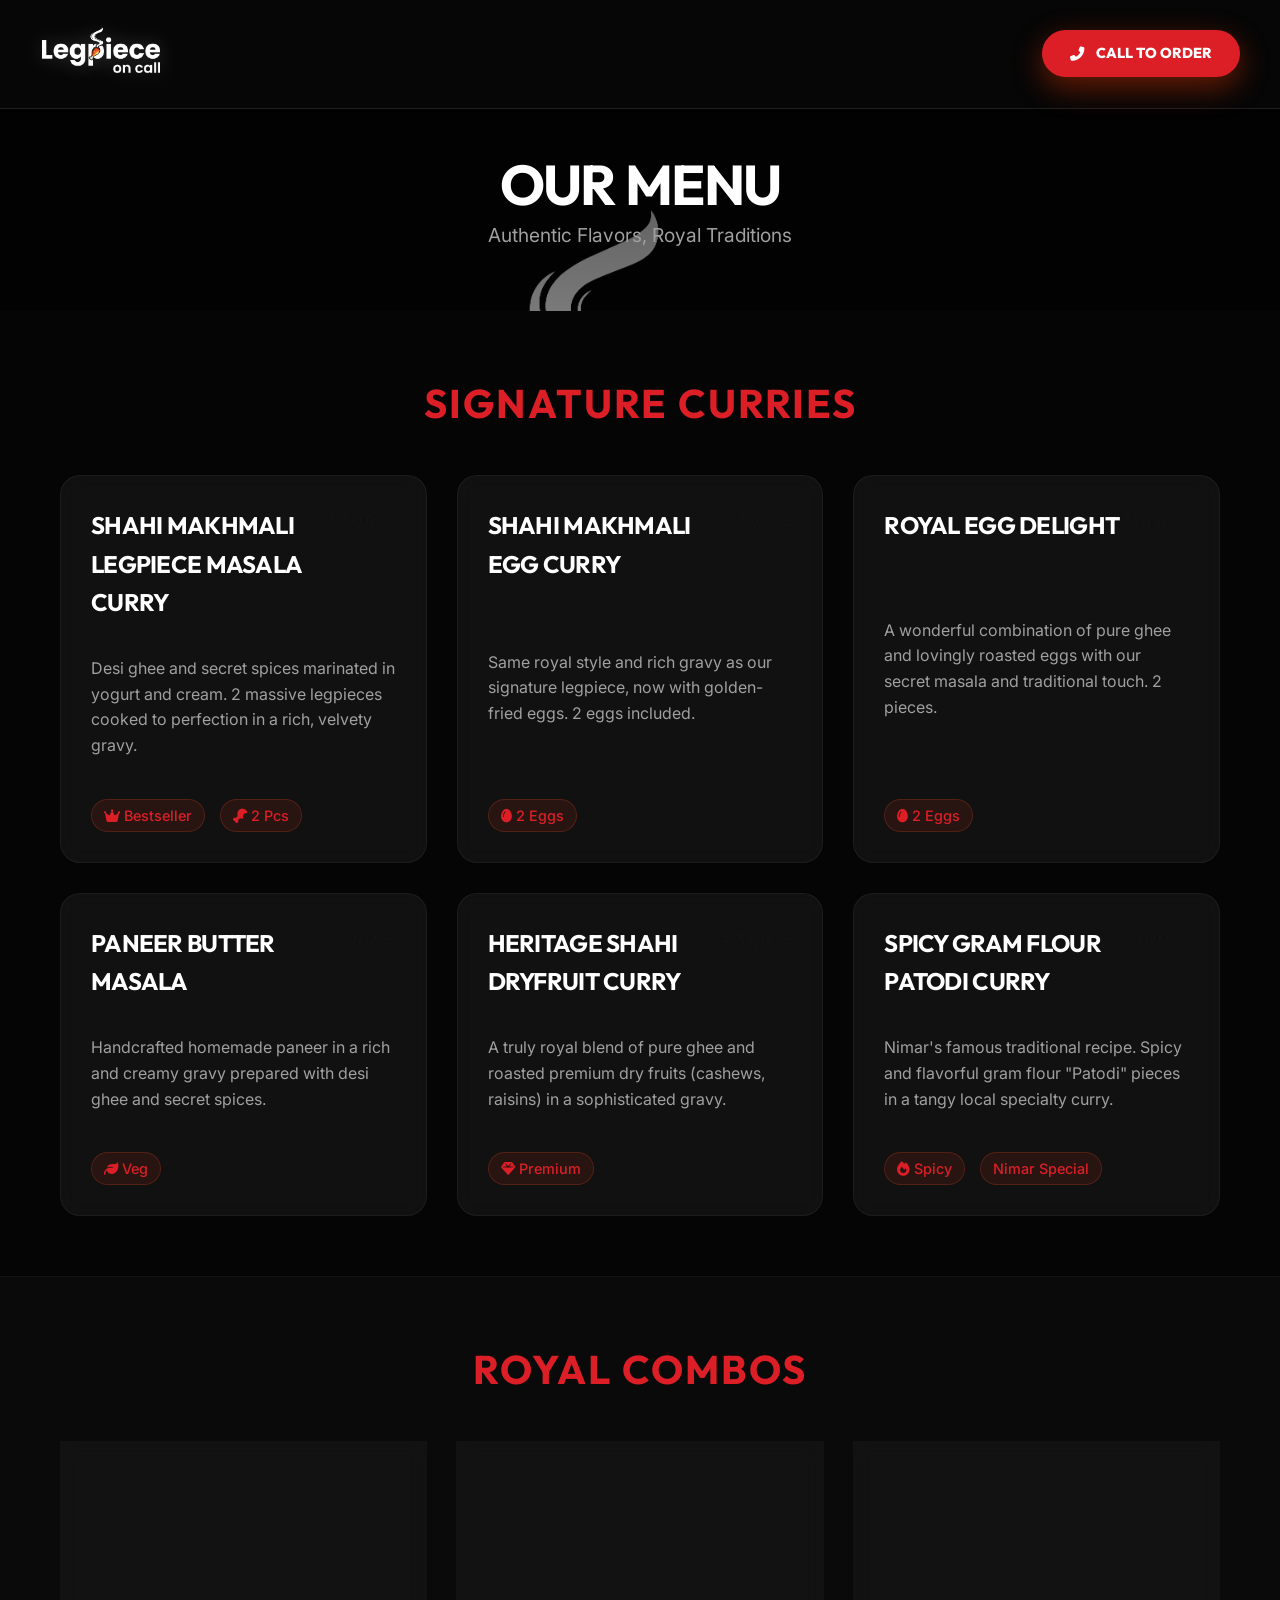
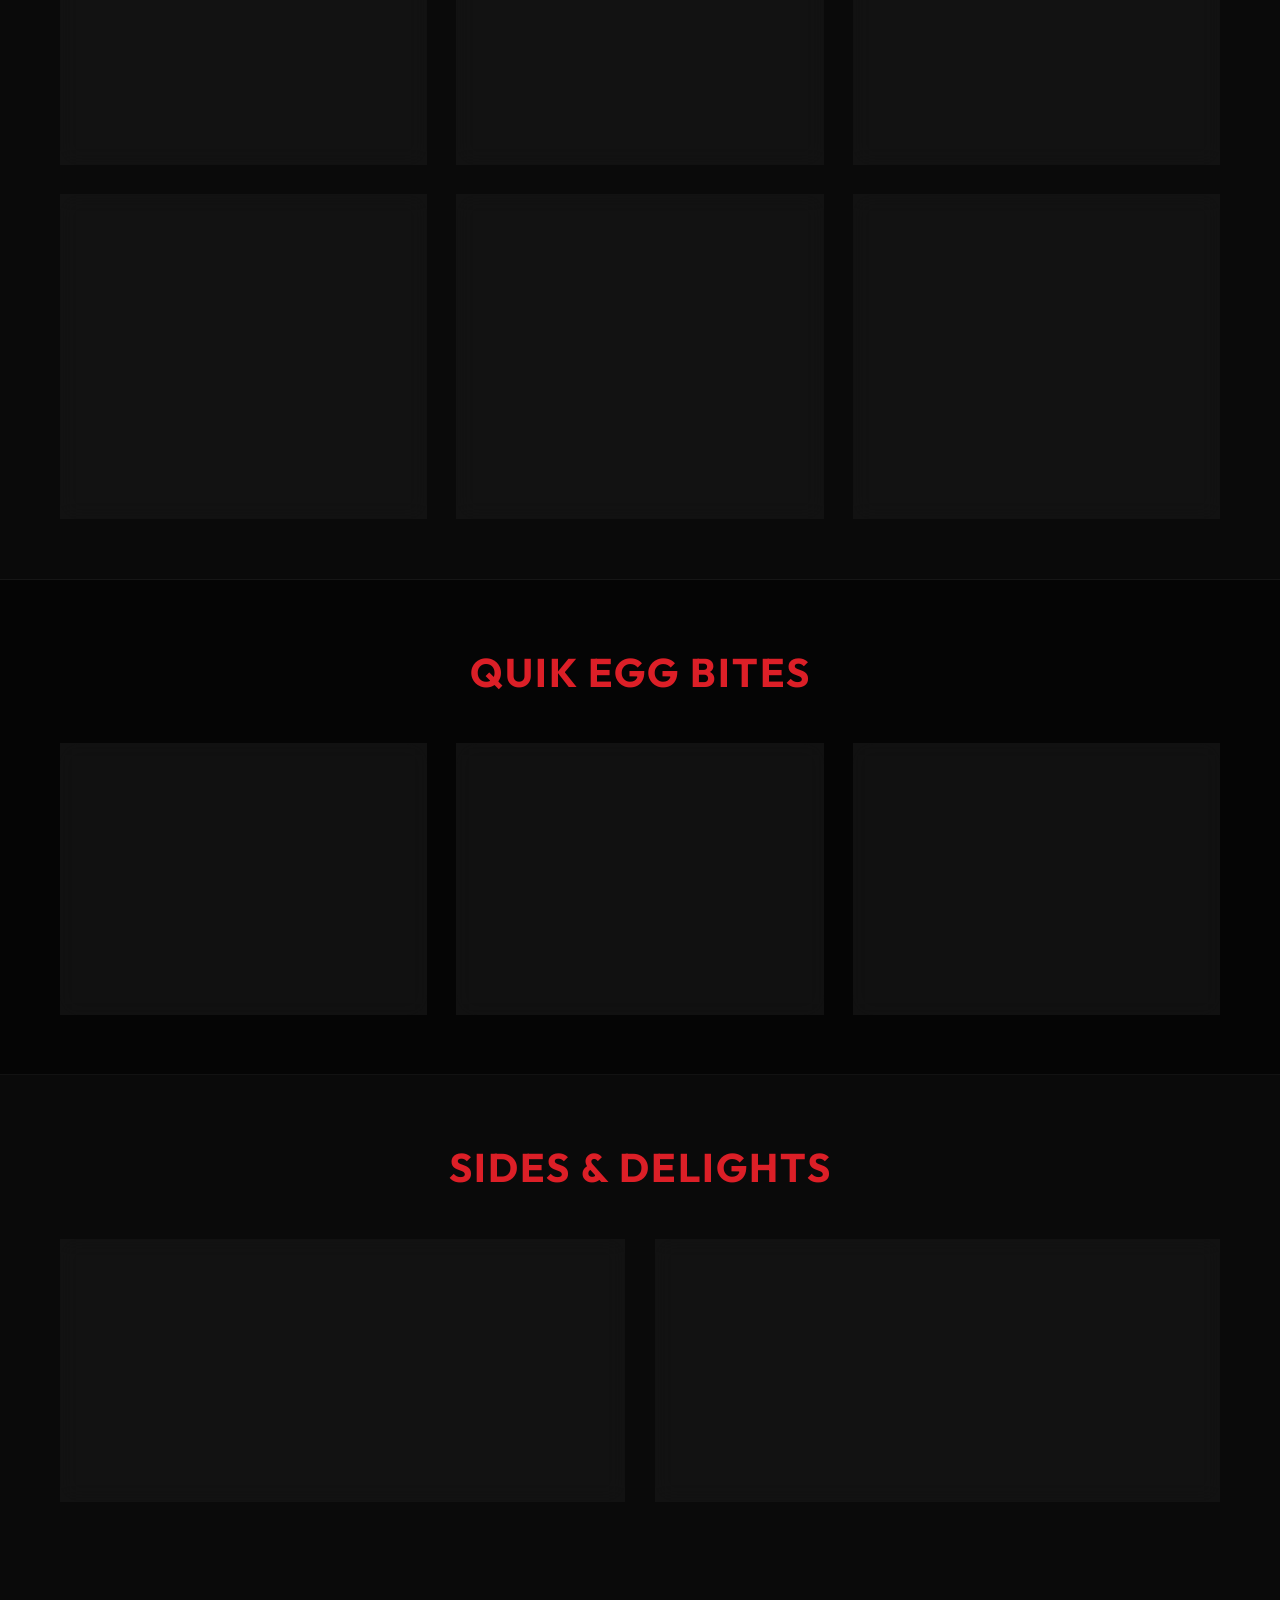
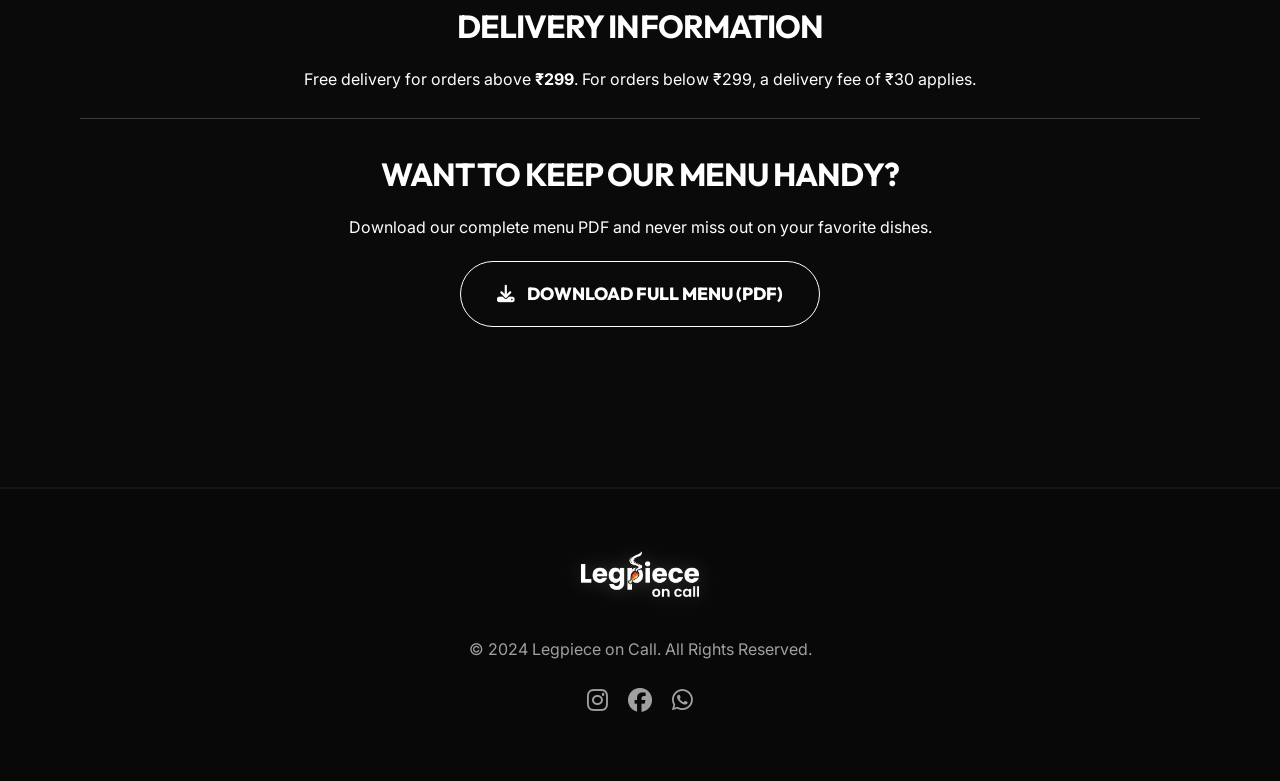
<file: menu.html>
<!DOCTYPE html>
<html lang="en">

<head>
    <meta charset="UTF-8">
    <meta name="viewport" content="width=device-width, initial-scale=1.0">
    <title>Menu - Legpiece on Call | Premium Non-Veg Delivery</title>
    <meta name="description"
        content="Explore the authentic taste of Legpiece on Call. From our signature Shahi Makhmali Legpiece to royal combos and Nimadi specialties. Order now!">
    <link rel="stylesheet" href="style.css">
    <link rel="preconnect" href="https://fonts.googleapis.com">
    <link rel="preconnect" href="https://fonts.gstatic.com" crossorigin>
    <link
        href="https://fonts.googleapis.com/css2?family=Inter:wght@300;400;500;600;700&family=Outfit:wght@400;500;600;700;800&display=swap"
        rel="stylesheet">
    <link rel="stylesheet" href="https://cdnjs.cloudflare.com/ajax/libs/font-awesome/6.4.0/css/all.min.css">
    <style>
        :root {
            --bg-darker: #050505;
            --card-bg: rgba(20, 20, 20, 0.8);
        }

        body {
            background-color: var(--bg-darker);
        }

        .menu-header {
            padding: 160px 0 60px;
            text-align: center;
            background: linear-gradient(to bottom, rgba(0, 0, 0, 0.8), transparent), url('Logo/PNG/Logo/White Legpiece Logo.png');
            background-size: contain;
            background-position: center;
            background-repeat: no-repeat;
            background-attachment: fixed;
        }

        .menu-section {
            padding: 60px 0;
            border-bottom: 1px solid rgba(255, 255, 255, 0.05);
        }

        .category-title {
            font-family: 'Outfit', sans-serif;
            font-size: 2.5rem;
            color: var(--primary);
            margin-bottom: 40px;
            text-align: center;
            text-transform: uppercase;
            letter-spacing: 2px;
        }

        .menu-grid {
            display: grid;
            grid-template-columns: repeat(auto-fit, minmax(350px, 1fr));
            gap: 30px;
            padding: 0 20px;
        }

        .menu-item-card {
            background: var(--card-bg);
            border: 1px solid rgba(255, 255, 255, 0.05);
            border-radius: 20px;
            padding: 30px;
            transition: all 0.3s ease;
            display: flex;
            flex-direction: column;
            justify-content: space-between;
            backdrop-filter: blur(10px);
        }

        .menu-item-card:hover {
            transform: translateY(-10px);
            border-color: var(--primary);
            box-shadow: 0 10px 30px rgba(255, 75, 43, 0.1);
        }

        .item-header {
            display: flex;
            justify-content: space-between;
            align-items: flex-start;
            margin-bottom: 15px;
        }

        .item-name {
            font-family: 'Outfit', sans-serif;
            font-size: 1.5rem;
            color: white;
            font-weight: 700;
        }

        .item-price {
            color: var(--secondary);
            font-weight: 700;
            font-size: 1.4rem;
            font-family: 'Outfit', sans-serif;
        }

        .item-description {
            color: var(--text-muted);
            line-height: 1.6;
            font-size: 1rem;
            margin-bottom: 20px;
        }

        .item-meta {
            display: flex;
            gap: 15px;
            font-size: 0.9rem;
            color: var(--primary);
            font-weight: 500;
        }

        .badge {
            background: rgba(255, 75, 43, 0.1);
            padding: 4px 12px;
            border-radius: 20px;
            border: 1px solid rgba(255, 75, 43, 0.2);
        }

        .download-banner {
            background: linear-gradient(135deg, var(--primary), var(--primary-dark));
            padding: 40px;
            border-radius: 20px;
            text-align: center;
            margin: 60px 0;
            color: white;
        }

        .download-banner h3 {
            font-family: 'Outfit', sans-serif;
            font-size: 2rem;
            margin-bottom: 15px;
        }

        @media (max-width: 768px) {
            .menu-header {
                padding: 120px 0 40px;
            }

            .category-title {
                font-size: 2rem;
            }

            .menu-grid {
                grid-template-columns: 1fr;
            }
        }
    </style>
</head>

<body>
    <!-- Header remains same for navigation -->
    <header id="main-header" class="scrolled">
        <div class="header-nav" style="padding: 10px 40px;">
            <div class="logo">
                <a href="index.html">
                    <img src="Logo/PNG/Logo/White Legpiece Logo.png" alt="Legpiece on Call" style="height: 50px;">
                </a>
            </div>
            <div class="desktop-only">
                <a href="tel:+919897099921" class="btn btn-primary btn-nav">
                    <i class="fas fa-phone-alt"></i> CALL TO ORDER
                </a>
            </div>
        </div>
    </header>

    <div class="menu-header">
        <div class="container">
            <h1 class="reveal" style="font-size: 3.5rem; margin-bottom: 10px;">OUR MENU</h1>
            <p class="reveal" style="color: var(--text-muted); font-size: 1.2rem;">Authentic Flavors, Royal Traditions
            </p>
        </div>
    </div>

    <!-- Signature Curries -->
    <section class="menu-section">
        <div class="container">
            <h2 class="category-title reveal">Signature Curries</h2>
            <div class="menu-grid">
                <!-- Non-Veg -->
                <div class="menu-item-card reveal">
                    <div class="item-header">
                        <h3 class="item-name">Shahi Makhmali Legpiece Masala Curry</h3>
                        <span class="item-price">₹399/-</span>
                    </div>
                    <p class="item-description">Desi ghee and secret spices marinated in yogurt and cream. 2 massive
                        legpieces cooked to perfection in a rich, velvety gravy.</p>
                    <div class="item-meta">
                        <span class="badge"><i class="fas fa-crown"></i> Bestseller</span>
                        <span class="badge"><i class="fas fa-drumstick-bite"></i> 2 Pcs</span>
                    </div>
                </div>

                <div class="menu-item-card reveal">
                    <div class="item-header">
                        <h3 class="item-name">Shahi Makhmali Egg Curry</h3>
                        <span class="item-price">₹199/-</span>
                    </div>
                    <p class="item-description">Same royal style and rich gravy as our signature legpiece, now with
                        golden-fried eggs. 2 eggs included.</p>
                    <div class="item-meta">
                        <span class="badge"><i class="fas fa-egg"></i> 2 Eggs</span>
                    </div>
                </div>

                <div class="menu-item-card reveal">
                    <div class="item-header">
                        <h3 class="item-name">Royal Egg Delight</h3>
                        <span class="item-price">₹80/-</span>
                    </div>
                    <p class="item-description">A wonderful combination of pure ghee and lovingly roasted eggs with our
                        secret masala and traditional touch. 2 pieces.</p>
                    <div class="item-meta">
                        <span class="badge"><i class="fas fa-egg"></i> 2 Eggs</span>
                    </div>
                </div>

                <!-- Veg -->
                <div class="menu-item-card reveal">
                    <div class="item-header">
                        <h3 class="item-name">Paneer Butter Masala</h3>
                        <span class="item-price">₹249/-</span>
                    </div>
                    <p class="item-description">Handcrafted homemade paneer in a rich and creamy gravy prepared with
                        desi ghee and secret spices.</p>
                    <div class="item-meta">
                        <span class="badge"><i class="fas fa-leaf"></i> Veg</span>
                    </div>
                </div>

                <div class="menu-item-card reveal">
                    <div class="item-header">
                        <h3 class="item-name">Heritage Shahi Dryfruit Curry</h3>
                        <span class="item-price">₹349/-</span>
                    </div>
                    <p class="item-description">A truly royal blend of pure ghee and roasted premium dry fruits
                        (cashews, raisins) in a sophisticated gravy.</p>
                    <div class="item-meta">
                        <span class="badge"><i class="fas fa-gem"></i> Premium</span>
                    </div>
                </div>

                <div class="menu-item-card reveal">
                    <div class="item-header">
                        <h3 class="item-name">Spicy Gram Flour Patodi Curry</h3>
                        <span class="item-price">₹199/-</span>
                    </div>
                    <p class="item-description">Nimar's famous traditional recipe. Spicy and flavorful gram flour
                        "Patodi" pieces in a tangy local specialty curry.</p>
                    <div class="item-meta">
                        <span class="badge"><i class="fas fa-fire"></i> Spicy</span>
                        <span class="badge">Nimar Special</span>
                    </div>
                </div>
            </div>
        </div>
    </section>

    <!-- Combos -->
    <section class="menu-section" style="background: rgba(255,255,255,0.02);">
        <div class="container">
            <h2 class="category-title reveal">Royal Combos</h2>
            <div class="menu-grid">
                <!-- Non-Veg Combos -->
                <div class="menu-item-card reveal">
                    <div class="item-header">
                        <h3 class="item-name">Royal Solo Combo</h3>
                        <span class="item-price">₹469/-</span>
                    </div>
                    <p class="item-description">Signature Legpiece Curry (2 pcs) + 4 Ghee Tawa Roti + 1 Roasted Papad.
                    </p>
                    <div class="item-meta">
                        <span class="badge">Best Seller</span>
                    </div>
                </div>

                <div class="menu-item-card reveal">
                    <div class="item-header">
                        <h3 class="item-name">Legpiece Couple Combo</h3>
                        <span class="item-price">₹779/-</span>
                    </div>
                    <p class="item-description">Signature Legpiece Curry (2 pcs) + Signature Egg Curry (2 eggs) + 8 Ghee
                        Tawa Roti + 1 Jeera Rice + 2 Papad.</p>
                    <div class="item-meta">
                        <span class="badge">Perfect for 2</span>
                    </div>
                </div>

                <div class="menu-item-card reveal">
                    <div class="item-header">
                        <h3 class="item-name">Egg Power Combo</h3>
                        <span class="item-price">₹269/-</span>
                    </div>
                    <p class="item-description">Signature Egg Curry (2 eggs) + 4 Ghee Tawa Roti + 1 Roasted Papad.</p>
                    <div class="item-meta">
                        <span class="badge">High Protein</span>
                    </div>
                </div>

                <div class="menu-item-card reveal">
                    <div class="item-header">
                        <h3 class="item-name">Egg Couple Combo</h3>
                        <span class="item-price">₹609/-</span>
                    </div>
                    <p class="item-description">Signature Egg Curry (4 eggs) + 8 Ghee Tawa Roti + 1 Jeera Rice + 2
                        Roasted Papad.</p>
                    <div class="item-meta">
                        <span class="badge">Egg Feast</span>
                    </div>
                </div>

                <!-- Veg Combos -->
                <div class="menu-item-card reveal">
                    <div class="item-header">
                        <h3 class="item-name">Shahi Paneer Combo</h3>
                        <span class="item-price">₹319/-</span>
                    </div>
                    <p class="item-description">Paneer Butter Masala + 4 Ghee Tawa Roti + 1 Roasted Papad.</p>
                    <div class="item-meta">
                        <span class="badge"><i class="fas fa-leaf"></i> Veg</span>
                    </div>
                </div>

                <div class="menu-item-card reveal">
                    <div class="item-header">
                        <h3 class="item-name">Nimadi Special Combo</h3>
                        <span class="item-price">₹269/-</span>
                    </div>
                    <p class="item-description">Nimar's Patodi Curry + 4 Ghee Tawa Roti + 1 Roasted Papad.</p>
                    <div class="item-meta">
                        <span class="badge">Local Treat</span>
                    </div>
                </div>
            </div>
        </div>
    </section>

    <!-- Quik Egg Bites -->
    <section class="menu-section">
        <div class="container">
            <h2 class="category-title reveal">Quik Egg Bites</h2>
            <div class="menu-grid">
                <div class="menu-item-card reveal">
                    <div class="item-header">
                        <h3 class="item-name">Egg Roast</h3>
                        <span class="item-price">₹149/-</span>
                    </div>
                    <p class="item-description">4 boiled eggs, 2 onions, 1 tsp ginger-garlic paste, curry leaves,
                        spices, oil.</p>
                </div>

                <div class="menu-item-card reveal">
                    <div class="item-header">
                        <h3 class="item-name">Egg Bhurji</h3>
                        <span class="item-price">₹149/-</span>
                    </div>
                    <p class="item-description">4 eggs, 1 onion, 1 tomato, 2 green chilies, butter, spices.</p>
                </div>

                <div class="menu-item-card reveal">
                    <div class="item-header">
                        <h3 class="item-name">Egg Masala Omelette</h3>
                        <span class="item-price">₹149/-</span>
                    </div>
                    <p class="item-description">Spicy and fluffy masala omelette prepared with 4 eggs, onions, and local
                        spices.</p>
                </div>
            </div>
        </div>
    </section>

    <!-- Sides & Desserts -->
    <section class="menu-section" style="background: rgba(255,255,255,0.02);">
        <div class="container">
            <h2 class="category-title reveal">Sides & Delights</h2>
            <div class="menu-grid">
                <div class="menu-item-card reveal">
                    <div class="item-header">
                        <h3 class="item-name">Authentic Curry Accompaniments</h3>
                    </div>
                    <div class="item-description">
                        <ul style="list-style: none; padding: 0;">
                            <li style="display: flex; justify-content: space-between; margin-bottom: 10px;">
                                <span>Plain / Ghee Tawa Roti</span>
                                <span>₹15 / ₹20</span>
                            </li>
                            <li style="display: flex; justify-content: space-between; margin-bottom: 10px;">
                                <span>Plain / Jeera Rice</span>
                                <span>₹50 / ₹75</span>
                            </li>
                            <li style="display: flex; justify-content: space-between; margin-bottom: 10px;">
                                <span>Assorted Papad (Roasted/Fried)</span>
                                <span>₹20 - ₹45</span>
                            </li>
                        </ul>
                    </div>
                </div>

                <div class="menu-item-card reveal">
                    <div class="item-header">
                        <h3 class="item-name">Kolkata original Gur Rasgulla</h3>
                        <span class="item-price">₹30/-</span>
                    </div>
                    <p class="item-description">Authentic Kolkata-style Rasgullas made with premium date palm jaggery
                        (Gur). Per piece.</p>
                    <div class="item-meta">
                        <span class="badge">Sweet Delight</span>
                    </div>
                </div>
            </div>

            <div class="download-banner reveal">
                <h3>Delivery Information</h3>
                <p style="margin-bottom: 25px;">Free delivery for orders above <strong>₹299</strong>. For orders below
                    ₹299, a delivery fee of ₹30 applies.</p>
                <hr style="border: none; border-top: 1px solid rgba(255,255,255,0.2); margin-bottom: 30px;">
                <h3>Want to keep our menu handy?</h3>
                <p>Download our complete menu PDF and never miss out on your favorite dishes.</p>
                <a href="Menu Card/Menu Card Legpiece.pdf" class="btn btn-outline"
                    style="margin-top: 20px; border-color: white; color: white;">
                    <i class="fas fa-download"></i> DOWNLOAD FULL MENU (PDF)
                </a>
            </div>
        </div>
    </section>

    <!-- Footer -->
    <footer style="padding: 60px 0; background-color: var(--bg-dark); border-top: 1px solid rgba(255,255,255,0.05);">
        <div class="container" style="text-align: center;">
            <div class="logo" style="margin-bottom: 30px;">
                <img src="Logo/PNG/Logo/White Legpiece Logo.png" alt="Legpiece on Call" style="height: 50px;">
            </div>
            <p style="color: var(--text-muted);">&copy; 2024 Legpiece on Call. All Rights Reserved.</p>
            <div style="display: flex; justify-content: center; gap: 20px; margin-top: 20px; font-size: 1.5rem;">
                <a href="#" style="color: var(--text-muted);"><i class="fab fa-instagram"></i></a>
                <a href="#" style="color: var(--text-muted);"><i class="fab fa-facebook"></i></a>
                <a href="#" style="color: var(--text-muted);"><i class="fab fa-whatsapp"></i></a>
            </div>
        </div>
    </footer>

    <script>
        // Simple reveal animation
        const observerOptions = {
            threshold: 0.1
        };

        const observer = new IntersectionObserver((entries) => {
            entries.forEach(entry => {
                if (entry.isIntersecting) {
                    entry.target.classList.add('active');
                }
            });
        }, observerOptions);

        document.querySelectorAll('.reveal').forEach(el => observer.observe(el));
    </script>
</body>

</html>
</file>
<file: style.css>
@import url('https://fonts.googleapis.com/css2?family=Inter:wght@400;500;600&family=Outfit:wght@700;800;900&display=swap');

:root {
    /* --primary: #FF3D00; */
    --primary: #dc1f27;
    /* Spicy Red-Orange */
    --primary-glow: rgba(255, 61, 0, 0.4);
    --secondary: #121212;
    --accent: #FFD600;
    /* Zesty Yellow */
    --bg-dark: #080808;
    --bg-card: #141414;
    --text-main: #FFFFFF;
    --text-muted: #A0A0A0;
    --glass: rgba(255, 255, 255, 0.03);
    --glass-border: rgba(255, 255, 255, 0.1);
    --transition: all 0.4s cubic-bezier(0.23, 1, 0.32, 1);
}

* {
    margin: 0;
    padding: 0;
    box-sizing: border-box;
    -webkit-font-smoothing: antialiased;
}

body {
    background-color: var(--bg-dark);
    color: var(--text-main);
    font-family: 'Inter', sans-serif;
    line-height: 1.6;
    overflow-x: hidden;
    /* cursor: url('Dishes%20Images/fav.png') 16 16, pointer; */
}

h1,
h2,
h3,
h4 {
    font-family: 'Outfit', sans-serif;
    text-transform: uppercase;
    letter-spacing: -0.03em;
}

.container {
    max-width: 1400px;
    margin: 0 auto;
    padding: 0 40px;
}

/* --- Layout --- */

header {
    position: fixed;
    top: 0;
    left: 0;
    width: 100%;
    z-index: 1000;
    padding: 10px 0;
    transition: var(--transition);
    background: transparent;
    /* Start transparent, change on scroll */
}

/* New full-width navigation for header */
.header-nav {
    width: 100%;
    display: flex;
    justify-content: space-between;
    align-items: center;
    padding: 0 40px;
    /* Padding for extreme sides */
}

header.scrolled {
    background: rgba(8, 8, 8, 0.8);
    backdrop-filter: blur(20px);
    padding: 15px 0;
    border-bottom: 1px solid var(--glass-border);
}

nav {
    display: flex;
    justify-content: space-between;
    align-items: center;
}

.logo img {
    height: 50px;
    filter: drop-shadow(0 0 10px rgba(255, 255, 255, 0.2));
}

/* --- Buttons --- */

.btn {
    display: inline-flex;
    align-items: center;
    gap: 12px;
    padding: 18px 36px;
    border-radius: 100px;
    font-weight: 800;
    text-decoration: none;
    font-family: 'Outfit';
    font-size: 1.1rem;
    transition: var(--transition);
    border: none;
    cursor: pointer;
}

.btn-primary {
    background: var(--primary);
    color: white;
    box-shadow: 0 10px 30px var(--primary-glow);
}

.btn-primary:hover {
    transform: translateY(-5px) scale(1.02);
    box-shadow: 0 20px 40px var(--primary-glow);
    background: #FF5722;
}

.btn-outline {
    background: transparent;
    border: 1px solid var(--glass-border);
    color: white;
}

.btn-nav {
    padding: 12px 28px !important;
    font-size: 0.9rem !important;
    white-space: nowrap;
    border-radius: 100px;
}

/* --- Hero --- */

#hero {
    min-height: 100vh;
    display: flex;
    align-items: center;
    position: relative;
    padding-top: 180px;
    /* Balanced padding */
    padding-bottom: 100px;
    background: url('Dishes%20Images/bg.jpeg') center/cover no-repeat,
        radial-gradient(circle at top left, rgba(255, 61, 0, 0.05), transparent 40%),
        radial-gradient(circle at bottom right, rgba(255, 61, 0, 0.05), transparent 40%);
    background-attachment: fixed;
}

.hero-content {
    flex: 1;
    z-index: 2;
}

.hero-visual {
    flex: 1;
    position: relative;
    height: 100%;
}

.hero-image-wrapper {
    position: relative;
    width: 100%;
    /* height: 500px; */
    border-radius: 40px;
    overflow: hidden;
    /* box-shadow: 0 20px 60px rgba(0, 0, 0, 0.5); */
    isolation: isolate;
    /* Important for blend modes */
}

.hero-image-wrapper img,
.hero-image-wrapper video {
    width: 100%;
    height: 100%;
    object-fit: cover;
    mix-blend-mode: screen;
    filter: contrast(1.1) brightness(1.1);
    /* Helps push dark areas to pure black */
}

.hero-tagline {
    color: var(--primary);
    font-weight: 800;
    font-size: 1.2rem;
    margin-bottom: 20px;
    display: block;
}

h1 {
    font-size: clamp(4rem, 10vw, 8rem);
    line-height: 0.9;
    margin-bottom: 30px;
}

.highlight {
    /* color: var(--primary); */
    position: relative;
    display: inline-block;
}

.highlight::after {
    content: '';
    position: absolute;
    bottom: 10%;
    left: 0;
    width: 100%;
    height: 15%;
    background: var(--primary-glow);
    z-index: -1;
}

/* --- Sections --- */

section {
    padding: 120px 0;
}

.section-title {
    font-size: clamp(2.5rem, 6vw, 4rem);
    text-align: center;
    margin-bottom: 80px;
}

/* --- Menu --- */

.menu-grid {
    display: grid;
    grid-template-columns: repeat(auto-fit, minmax(400px, 1fr));
    gap: 40px;
}

.menu-card {
    background: var(--bg-card);
    border-radius: 32px;
    padding: 30px;
    border: 1px solid var(--glass-border);
    transition: var(--transition);
    position: relative;
    overflow: hidden;
}

.menu-card:hover {
    border-color: var(--primary);
    transform: translateY(-10px);
    background: #1a1a1a;
}

.card-img {
    height: 280px;
    border-radius: 20px;
    overflow: hidden;
    margin-bottom: 25px;
}

.card-img img {
    width: 100%;
    height: 100%;
    object-fit: cover;
    transition: var(--transition);
}

.menu-card:hover .card-img img {
    transform: scale(1.1);
}

.card-header {
    display: flex;
    justify-content: space-between;
    align-items: flex-start;
    margin-bottom: 15px;
}

.card-header h3 {
    font-size: 1.8rem;
}

.price {
    font-family: 'Outfit';
    font-size: 1.5rem;
    color: var(--accent);
    font-weight: 900;
}

.card-desc {
    color: var(--text-muted);
    margin-bottom: 30px;
    font-size: 1.1rem;
}

/* --- Trust Section --- */

.trust-grid {
    display: grid;
    grid-template-columns: repeat(3, 1fr);
    gap: 30px;
}

.trust-item {
    background: var(--glass);
    padding: 40px;
    border-radius: 24px;
    text-align: center;
    border: 1px solid var(--glass-border);
}

.trust-icon {
    font-size: 3rem;
    margin-bottom: 20px;
    display: block;
}

/* --- Sticky Mobile --- */

.mobile-cta {
    display: none;
    position: fixed;
    bottom: 30px;
    left: 20px;
    right: 20px;
    z-index: 1000;
}

@media (max-width: 968px) {
    #hero {
        height: auto;
        padding: 140px 0 80px;
        text-align: center;
    }

    #hero .container {
        flex-direction: column !important;
        gap: 40px !important;
    }

    #hero .hero-content {
        display: flex;
        flex-direction: column;
        align-items: center;
    }

    #hero .hero-btns {
        justify-content: center !important;
    }

    .hero-visual {
        width: 100%;
        margin-top: 20px;
    }

    .hero-image-wrapper {
        position: relative;
        right: 0;
        top: 0;
        transform: none;
        width: 100%;
        height: auto;
        border-radius: 24px;
    }

    .trust-grid {
        grid-template-columns: 1fr;
    }

    .mobile-cta {
        display: block;
    }

    .desktop-only {
        display: none !important;
    }

    #menu .container {
        flex-direction: column !important;
        text-align: center;
        gap: 40px !important;
    }

    #menu .reveal:last-child {
        display: flex;
        flex-direction: column;
        align-items: center;
    }

    #menu ul {
        text-align: left;
        display: inline-block;
    }
}

/* --- Animations --- */

/* --- Sections Added --- */
.combo-grid {
    display: grid;
    grid-template-columns: repeat(auto-fit, minmax(280px, 1fr));
    gap: 30px;
}

.combo-card {
    background: var(--bg-card);
    border: 1px solid var(--glass-border);
    border-radius: 24px;
    padding: 20px;
    text-align: center;
    position: relative;
    transition: var(--transition);
}

.combo-card:hover {
    transform: translateY(-5px);
    border-color: var(--primary);
}

.bestseller-badge {
    position: absolute;
    top: -15px;
    left: 50%;
    transform: translateX(-50%);
    background: var(--accent);
    color: #000;
    font-family: 'Outfit';
    font-weight: 800;
    padding: 5px 15px;
    border-radius: 20px;
    font-size: 0.8rem;
    z-index: 10;
}

.combo-img {
    height: 200px;
    border-radius: 16px;
    overflow: hidden;
    margin-bottom: 20px;
}

.combo-img img {
    width: 100%;
    height: 100%;
    object-fit: cover;
}

.placeholder-img {
    background: #1a1a1a;
    width: 100%;
    height: 100%;
    display: flex;
    align-items: center;
    justify-content: center;
}

.combo-desc {
    color: var(--text-muted);
    font-size: 0.95rem;
    margin: 15px 0;
}

.combo-price {
    font-family: 'Outfit';
    font-size: 2rem;
    font-weight: 900;
    margin-bottom: 20px;
    color: white;
}

.tabs {
    display: flex;
    gap: 15px;
    margin-bottom: 40px;
    overflow-x: auto;
    padding-bottom: 10px;
    scrollbar-width: none;
}

.tabs::-webkit-scrollbar {
    display: none;
}

.tab-btn {
    background: transparent;
    border: 1px solid var(--glass-border);
    color: var(--text-main);
    padding: 12px 24px;
    border-radius: 100px;
    cursor: pointer;
    font-weight: 600;
    white-space: nowrap;
    transition: var(--transition);
    font-family: 'Inter';
    font-size: 1rem;
}

.tab-btn.active {
    border-color: var(--primary);
    background: var(--primary-glow);
    color: var(--primary);
    font-weight: 800;
}

.tab-content {
    display: none;
}

.tab-content.active {
    display: block;
    animation: slideUp 0.5s ease-out forwards;
}

.menu-explorer-grid {
    display: grid;
    grid-template-columns: repeat(auto-fit, minmax(350px, 1fr));
    gap: 30px;
}

.menu-item-card {
    display: flex;
    gap: 20px;
    background: var(--bg-card);
    padding: 20px;
    border-radius: 20px;
    border: 1px solid var(--glass-border);
    align-items: flex-start;
}

.menu-item-img {
    width: 100px;
    height: 100px;
    flex-shrink: 0;
    border-radius: 12px;
    overflow: hidden;
}

.menu-item-img img {
    width: 100%;
    height: 100%;
    object-fit: cover;
}

.menu-item-info {
    flex: 1;
    text-align: left;
}

.menu-item-header {
    display: flex;
    justify-content: space-between;
    align-items: flex-start;
    margin-bottom: 5px;
}

.menu-item-header h4 {
    font-size: 1.2rem;
    text-transform: none;
    display: flex;
    align-items: center;
    gap: 10px;
    margin: 0;
}

.menu-price {
    font-family: 'Outfit';
    font-weight: 800;
    color: var(--accent);
    font-size: 1.2rem;
}

.hindi-txt {
    color: rgba(255, 255, 255, 0.6);
    font-size: 0.9rem;
    margin-bottom: 8px;
}

.menu-item-desc {
    color: var(--text-muted);
    font-size: 0.95rem;
}

.veg-dot {
    width: 16px;
    height: 16px;
    border-radius: 2px;
    display: inline-block;
    border: 2px solid white;
    position: relative;
    flex-shrink: 0;
}

.veg-dot::after {
    content: '';
    width: 8px;
    height: 8px;
    border-radius: 50%;
    position: absolute;
    top: 2px;
    left: 2px;
}

.veg-dot.veg {
    border-color: #2E7D52;
}

.veg-dot.veg::after {
    background: #2E7D52;
}

.veg-dot.non-veg {
    border-color: #C0392B;
}

.veg-dot.non-veg::after {
    background: #C0392B;
}

.prize-badge {
    position: absolute;
    top: 0;
    right: 40px;
    background: var(--primary);
    color: white;
    padding: 8px 16px;
    border-radius: 12px;
    font-weight: 800;
    font-family: 'Outfit';
    text-transform: uppercase;
}

.winner-banner {
    background: #2E7D52;
    padding: 20px;
    border-radius: 16px;
    display: flex;
    align-items: center;
    gap: 20px;
    margin-bottom: 40px;
}

.winner-icon {
    font-size: 2.5rem;
}

.winner-info h4 {
    font-size: 1.3rem;
    margin-bottom: 5px;
    text-transform: none;
    color: white;
}

.winner-info p {
    margin: 0;
    font-size: 0.9rem;
    opacity: 0.9;
    color: white;
}

.vote-card {
    display: flex;
    justify-content: space-between;
    align-items: center;
    background: var(--glass);
    padding: 15px 20px;
    border-radius: 12px;
    border: 1px solid var(--glass-border);
    margin-bottom: 15px;
}

.vote-details {
    flex: 1;
    margin-right: 20px;
}

.vote-details h5 {
    font-size: 1.1rem;
    margin-bottom: 5px;
    text-transform: none;
}

.progress-bar {
    width: 100%;
    height: 6px;
    background: rgba(255, 255, 255, 0.1);
    border-radius: 10px;
    margin-bottom: 5px;
    overflow: hidden;
}

.progress {
    background: var(--accent);
    height: 100%;
    border-radius: 10px;
}

.vote-btn {
    padding: 10px 20px !important;
    font-size: 0.9rem !important;
}

.suggestion-box {
    background: var(--glass);
    padding: 30px;
    border-radius: 20px;
    border: 1px solid var(--glass-border);
}

.form-group {
    margin-bottom: 20px;
    text-align: left;
}

.form-group label {
    display: block;
    margin-bottom: 8px;
    font-weight: 600;
    color: var(--text-muted);
    text-transform: none;
}

.form-group input,
.form-group textarea {
    width: 100%;
    padding: 15px;
    border-radius: 12px;
    border: 1px solid var(--glass-border);
    background: rgba(0, 0, 0, 0.5);
    color: white;
    font-family: 'Inter';
    font-size: 1rem;
}

.form-group input:focus,
.form-group textarea:focus {
    outline: none;
    border-color: var(--primary);
}

.fine-print {
    font-size: 0.8rem;
    color: var(--text-muted);
    margin-top: 20px;
    text-align: center;
}

.step-card {
    text-align: center;
    max-width: 250px;
}

.step-icon {
    width: 80px;
    height: 80px;
    border-radius: 50%;
    background: var(--primary-glow);
    color: var(--primary);
    display: flex;
    align-items: center;
    justify-content: center;
    font-size: 2rem;
    margin: 0 auto 20px;
}

.step-card h4 {
    margin-bottom: 10px;
    font-size: 1.3rem;
    text-transform: none;
}

.step-card p {
    color: var(--text-muted);
    font-size: 0.95rem;
    text-transform: none;
}

.ops-info-table {
    max-width: 600px;
    margin: 0 auto;
    background: var(--glass);
    border-radius: 20px;
    padding: 30px;
    border: 1px solid var(--glass-border);
    font-size: 1.1rem;
}

.ops-info-table table {
    width: 100%;
    border-collapse: collapse;
}

.ops-info-table td {
    padding: 15px;
    border-bottom: 1px solid var(--glass-border);
    text-align: left;
}

.ops-info-table tr:last-child td {
    border-bottom: none;
}

.ops-info-table td:first-child {
    color: var(--text-muted);
}

@media (max-width: 768px) {
    .menu-item-card {
        flex-direction: column;
        align-items: center;
        text-align: center;
    }

    .menu-item-header {
        flex-direction: column;
        align-items: center;
        gap: 10px;
    }

    .prize-badge {
        position: relative;
        display: inline-block;
        right: auto;
        margin-bottom: 20px;
        text-align: center;
    }
}

/* --- Animations --- */
@keyframes slideUp {
    from {
        opacity: 0;
        transform: translateY(50px);
    }

    to {
        opacity: 1;
        transform: translateY(0);
    }
}

.reveal {
    animation: slideUp 1s cubic-bezier(0.23, 1, 0.32, 1) forwards;
}
</file>
